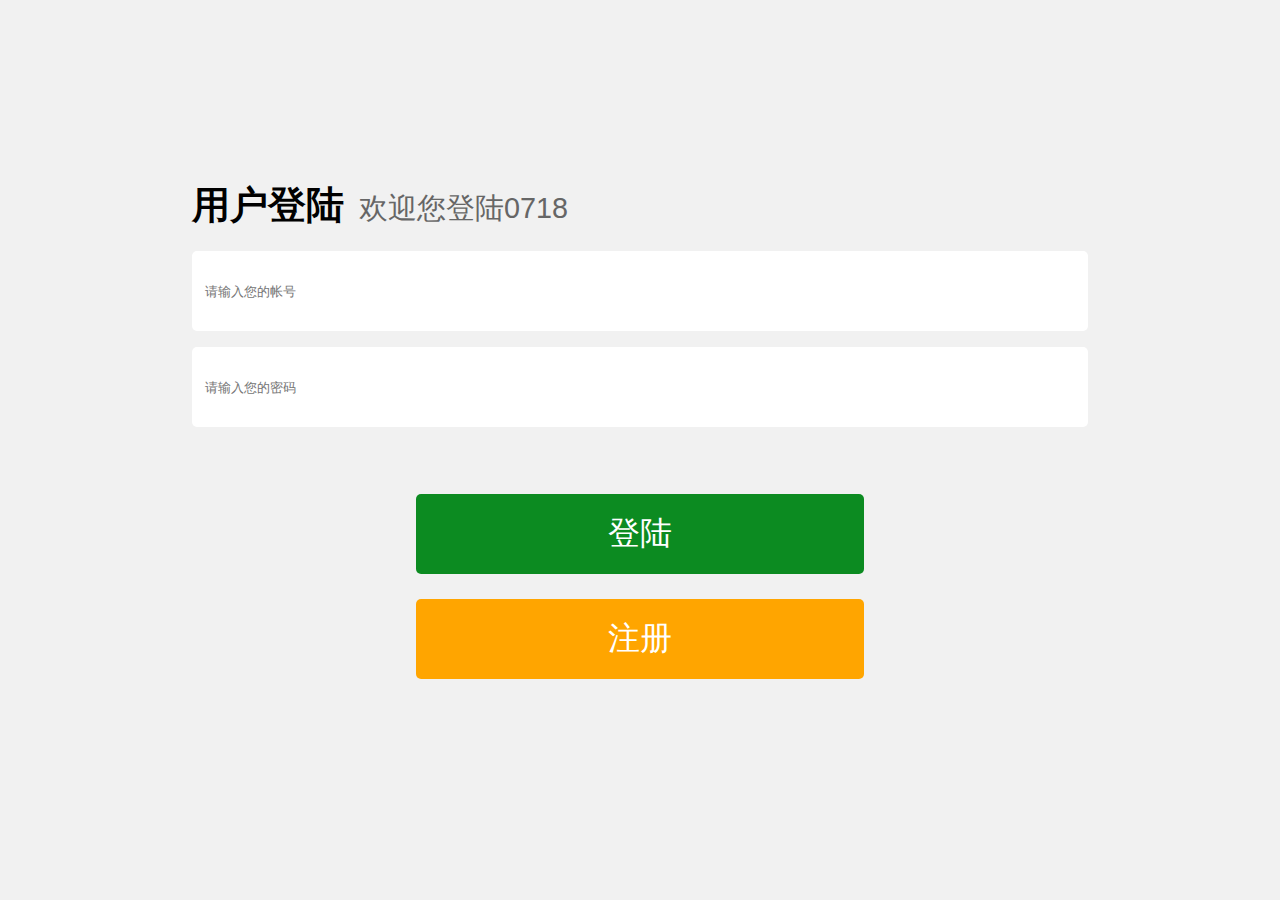
<file: 聊天室制作/admin.html>
<!DOCTYPE html>
<html lang="en">
<head>
    <meta charset="UTF-8">
    <meta name="viewport" content="width=device-width, initial-scale=1.0">
    <meta http-equiv="X-UA-Compatible" content="ie=edge">

<meta http-equiv="Cache-Control" content="no-cache, no-store, must-revalidate" />
<meta http-equiv="Pragma" content="no-cache" />
<meta http-equiv="Expires" content="0" />

    <title>0718创建聊天室</title>
    <script src="scripts/rem.js"></script>
    <link rel="stylesheet" href="style/iconfont.css">
    <link rel="stylesheet" href="style/style.css">
    <script src="http://ajax.aspnetcdn.com/ajax/jQuery/jquery-1.12.4.min.js"></script>
     <style>
          
          #chatAdd{
              width:70%;
              margin:10vh auto;
              padding:10px;
          }
          #chatAdd ul{
              display: flex;
              flex-flow: column;

          }
          #chatAdd ul li{
              display: flex;
              flex-flow: column;
          }

          #chatAdd ul li label{
               margin:.5rem 0;
           }
           #chatAdd ul li input,
           #chatAdd ul li textarea{
               border-radius: .15625rem;
               border:none;
               height:1.5625rem;
               padding:.3125rem;
               outline: none;
           }

            #chatAdd ul li textarea{
                height:5.125rem;

            }
            #chatAdd ul li #info{
                color:red;
                text-align: center;
                font-size:.75rem;
                margin-top: .46875rem;
            }
            #chatAdd ul li #info_1{
                color:red;
                text-align: center;
                font-size:.75rem;
                margin-top: .46875rem;
            }
             #chatAdd ul li button{
                 border-radius: .3125rem;
                 height:2.1875rem;
                 margin-top:1rem;
                 padding:.3125rem 0;
                 border:none;
                 outline: none;
                 color:#fff;
                 background: #0c8b21;
             }
     </style>
</head>
<body>
    <header></header>
    <div id="chatAdd">
         <div id="form">
            <ul>
                <li>
                    <label for="">聊天室名称</label>
                    <input type="text" id="title" placeholder="请输入聊天室名称">
                </li>
                <li>
                    <label for="">聊天室介绍</label>
                    <textarea id="body" placeholder="请输入聊天室介绍" ></textarea>
                </li>
                <li>
                   <span id="info"></span>
                   <a href="index.html#app.html" id="info_1" style="display: none">返回聊天室</a>  
                </li>
                <li>
                    <button type="button" id="send">创建聊天室</button>
                </li>
            </ul>
         </div>
    </div>
    <footer></footer>
    <script src="scripts/chat.js"></script>
    <script>
        if(getCookie('username')){
            if(getCookie('userlevel')>0){
                alert('您不是管理员！不能发布聊天室');
                history.go(-1);
            }
        }else{
            alert('您的登陆信息失效,请重新登陆');
            location.href="login.html";
        }
        $("link").each(function(index,element){
            var href=$(element).attr('href');
            $(element).attr('href',href+"?random="+Math.random());
        });
        // $('header').html(header)
        // $('footer').html(footer)
        let send = $('#send');
        let info = $('#info');
        send.on('click',chatAdd)
        function chatAdd(){
            
            let title = $('#title');
            let body = $('#body'); 

            if(title.val().length>10 ||　title.val().length<3){
                info.html(title.placeholder);
            }else{
                info.html("");
            }
            
            if(body.val().length>100 ||body.val().length<10){
                info.html(body.placeholder);
            }else{
                info.html("");
            }
        
            let formData = "send="+send.html()+"&title="+title.val()+"&body="+body.val();
            let url = http+'api/chatAddSave.php?'+formData;
            $.get(url,function(data){
              var json = $.parseJSON(data);
              console.log(json)
              info.html(json.message);
                    if (json.message == "聊天室创建成功") {
                      $("#info_1").css({display:"block"})
                    }
                })
        }
    </script>
</body>
</html>
</file>
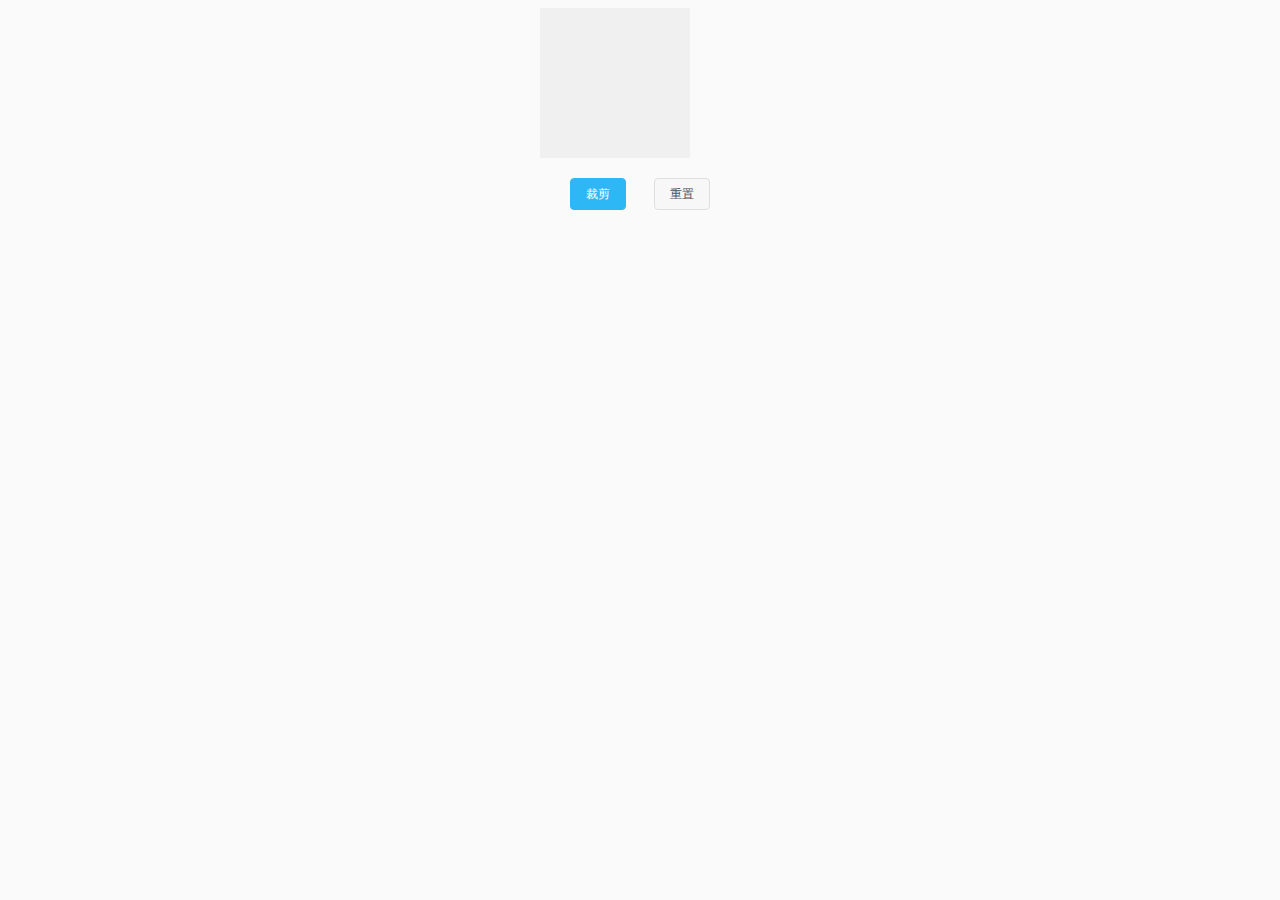
<file: 聊天室制作/avatar.html>
<!DOCTYPE html>
<html>
<head>
  <meta charset="utf-8">
  <meta name="viewport" content="width=device-width, user-scalable=no, initial-scale=1, maximum-scale=1">
  <title>mavatar.js</title>
  <script src="scripts/mavatar.js"></script>
  <script src="http://ajax.aspnetcdn.com/ajax/jQuery/jquery-1.12.4.min.js"></script>
  <style>
    .button {
      outline: 0;
      display: inline-block;
      margin-bottom: 0;
      font-weight: 400;
      text-align: center;
      vertical-align: middle;
      -ms-touch-action: manipulation;
      touch-action: manipulation;
      cursor: pointer;
      background-image: none;
      border: 1px solid transparent;
      white-space: nowrap;
      line-height: 1.5;
      -webkit-user-select: none;
      -moz-user-select: none;
      -ms-user-select: none;
      user-select: none;
      padding: 6px 15px;
      font-size: 12px;
      border-radius: 4px;
      transition: color .2s linear,background-color .2s linear,border .2s linear,box-shadow .2s linear;
      color: #495060;
      background-color: #f7f7f7;
      border-color: #dddee1;
    }
    .button-info {
      color: #fff;
      background-color: #2db7f5;
      border-color: #2db7f5;
    }
    .avatarbox {width: 200px; margin: 0 auto}
    #avatar{width: 200px;}
    .botton-box{width: 140px; margin: 0 auto; margin-top: 20px}
  </style>
</head>

<body style="background-color: #fafafa">

  
<div class="avatarbox" >
  <div id="avatar"></div>
  <div class="botton-box">
    <button onclick="clip()" class="button button-info" style="float: left">裁剪</button>
    <button onclick="reset()" class="button" style="float: right">重置</button>
  </div>
</div>

<script type="text/javascript" src="scripts/chat.js"></script>

<script>
  var avatar = new Mavatar({el: '#avatar',width:"150px",height:"150px",fileOnchange: function (e) {
      console.log(e)
    }});
  function clip() {
    avatar.imageClipper(function (data) {
      // alert('裁剪成功，生成的图片已覆盖在上传框内');
      console.log(data);
      //  将图片上传至后台
      avatar.upload({
        url: http+'api/avatarSave.php',
        name: 'avatar',
        data: {send:1, userAvatar: data},
        success: function (data) {
             alert("修改头像成功")
             location.href="index.html"
        },
        error: function (error) {
          console.log(error)
        },
      });
    })
  }
  function reset() {
    avatar.resetImage();
  }
  //获取上传前信息
  function getInfo() {
    var fileInfo = avatar.getfileInfo();
    console.log(fileInfo);
  }
  //获取base64
  function getdata() {
    var urldata = avatar.getDataUrl();
    console.log(urldata);
  }
</script>
</body>
</html>
</file>
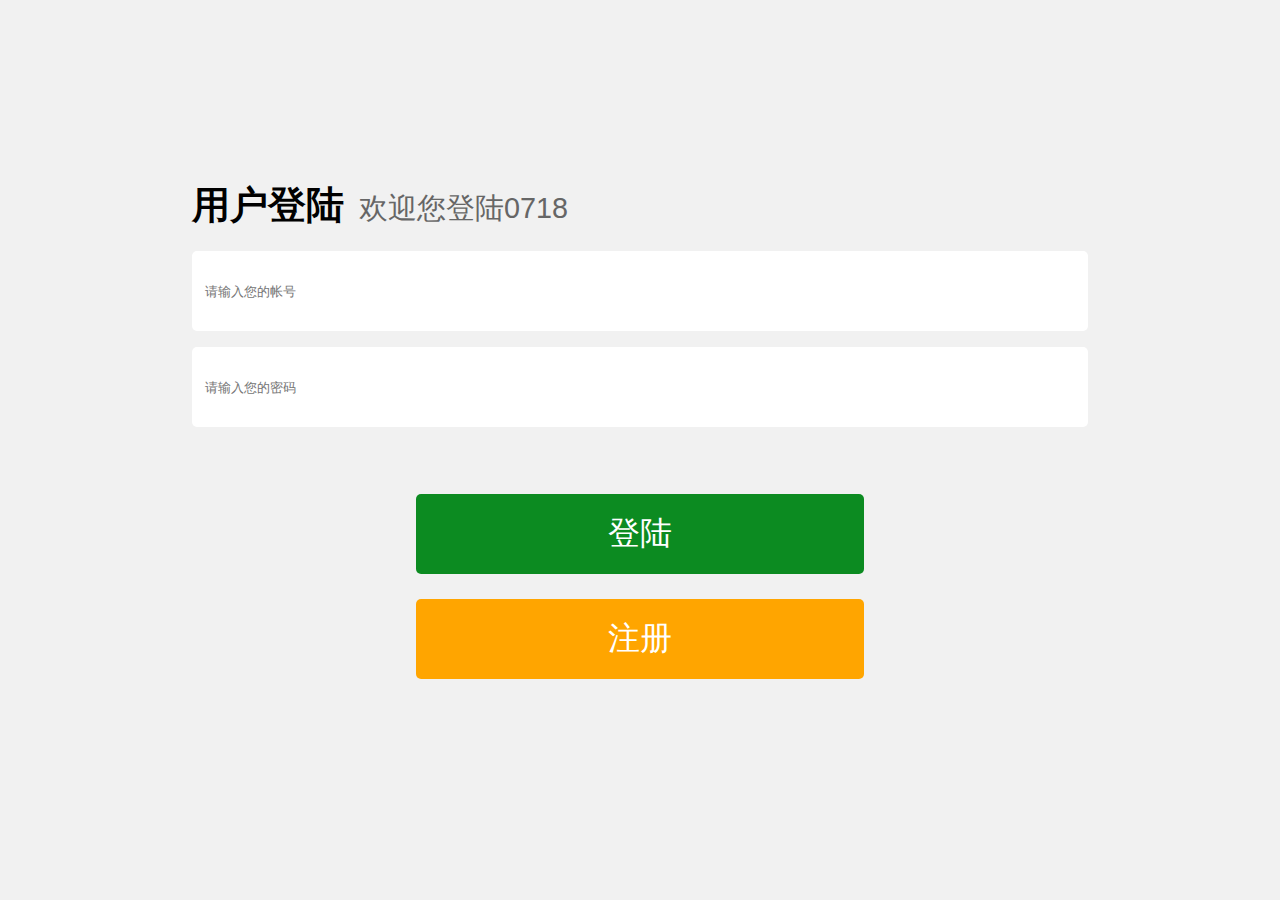
<file: 聊天室制作/chat.html>
<!DOCTYPE html>
<html lang="en">

<head>
    <meta charset="UTF-8">
    <meta name="viewport" content="width=device-width, initial-scale=1.0">
    <meta http-equiv="X-UA-Compatible" content="ie=edge">
<meta http-equiv="Cache-Control" content="no-cache, no-store, must-revalidate" />
<meta http-equiv="Pragma" content="no-cache" />
<meta http-equiv="Expires" content="0" />
    <title>0718</title>
    <script src="scripts/rem.js"></script>
    <link rel="stylesheet" href="style/iconfont.css">
    <link rel="stylesheet" href="style/style.css">
    <script src="http://ajax.aspnetcdn.com/ajax/jQuery/jquery-1.12.4.min.js"></script>
    <style>
    ol{
        background: none
    }
    section {
        position: relative;
        z-index: 1;
        min-height: 40vh;
        height: auto;
        overflow: hidden;
        padding: 3rem 0 3rem 0;
        /*background:url(images/1.jpg) no-repeat;
        background-size: 100vw,100vh;*/
    }
    #img{
        position: fixed;
        z-index: -1;
        width: 100vw;
        height:100vh;
    }
    section ol {
        width: 100%;
        margin: 1.5625rem/* 50px */
        margin-right:1.5625rem/* 50px */;
    }

    section ol li {
        width: 96%;
        margin: 0 auto;
        border-radius: .3125rem;
        display: flex;
        flex-flow: row;
    }

    section ol li .avatar {
        display: flex;
        flex-flow: column;
    }

    section ol li .avatar img {
        width: 2rem;
        height: 2rem;
        border-radius: .3125rem/* 10px */
        ;
        box-shadow: 1px 1px 3px #888;
    }

    section ol li .avatar .username {
        font-size: 0.65rem;
        text-align: center;
        margin-top: .3125rem;
    }

    section ol li .content {
        max-width: 80vw;
        line-height: 1.3rem;
        word-break: break-all;
        letter-spacing: 1px;
        margin-left: .625rem;
        margin-right: .625rem;
        font-size: 0.75rem;
        display: flex;
        justify-content: flex-start;
    }

    section ol li .content p {
        align-self: flex-start;
        /*清理多余空间*/
        padding: .15625rem/* 5px */
        .46875rem/* 15px */
        ;
        box-shadow: 1px 1px 3px #888;
        background: #f1f1f1;
        font-size: 0.55rem;
        text-align: justify;

        border-radius: .09375rem/* 3px */
        ;
    }

    section ol li span {
        font-size: 0.45rem;
        margin-bottom: .15625rem/* 5px */
        ;
    }

    footer {
        display: flex;
        justify-content: space-between
    }

    footer input,
    footer button {
        border: none;
        outline: none;
    }

    footer input {
        width: 85%;
        font-size: 1rem;
        text-indent: 1em;
    }

    footer button {
        width: 15%;
        background: #0c8b21;
        color: #fff;
    }


    section ol li.me {
        display: flex;
        flex-flow: row-reverse;
    }

    section ol li.me .content {
        margin-right: .625rem;
        color: #000;
        display: flex;
        justify-content: flex-end;
    }

    section ol li.me .content p {
        background: #F3A304;
        color: #fff;
    }
    .time{
        font-size: 0.55rem;
        background: #888;
        align-self: flex-start;
    }

    section ol li.me .content span {
        text-align: right;
    }

    .icon-back {
        font-size: 2rem;
        color: #fff;
    }

    #chatTitle {
        color: #fff;
        font-size: 0.75rem;
    }
    #chat{
        position: relative;
    }
    </style>
</head>

<body>
    <div>
    <img id="img" src="images/1.jpg"></div>
    <div id="chat">
        <!-- <img src="http://t-1.tuzhan.com/7e4668977294/c-2/l/2013/04/26/16/16bb2b0e6e934069a17b9b2ba92cf7e4.jpg"> -->
        <header class="jumbotron text-center">
            <ul>
                <li>
                    <a href="index.html#app.html" class="icon iconfont icon-back"></a>
                </li>
                <li id="chatTitle">
                </li>
            </ul>
        </header>

        <section></section>
        <footer>
            <input type="text" id="content" name="content" placeholder="" maxlength="140">
            <button id="btn">发送</button>
        </footer>
    </div>
    <script src="scripts/chat.js"></script>
    <script>
    if (!getCookie('username')) {
        location.href = "login.html"
    }
    $("link").each(function(index,element){
            var href=$(element).attr('href');
            $(element).attr('href',href+"?random="+Math.random());
            // alert($(element).attr('href'));
        });
    let section = $('section');
    let btn = $('#btn');
    let content = $('#content');
    let chatId = getQs('chatid');
    let userId = getCookie('userId')
    console.log(chatId, getCookie('userId'))
    btn.on('click',chatAddContent)
    function chatAddContent() {
        let url = http + "api/messageAdd.php";
        let formData = "chatId=" + chatId + "&userId=" + userId + "&content=" + content.val().strHTML();
        console.log(formData)
        $.post(url,formData,function(date,status){
                let json = $.parseJSON(date);
                if (json.valid) {
                    console.log(json.message);
                    content.attr('placeholder', json.message);
                    section.html('');
                    content.val('');
                    let closeTimer;
                    clearTimeout(closeTimer);
                    closeTimer = setTimeout(() => {
                        getchatAll(chatId)
                    }, 300)
                }else{
                     content.attr('placeholder', json.message);
                }
        })
    }
    function getchatAll(chatId) {
        let chatTitle = $('#chatTitle');
        let url = http + 'api/getchatAll.php?chatId=' + chatId;
        $.get(url,function(data){
                let json = $.parseJSON(data);
                console.log(json)
                if (json.valid) {
                    chatTitle.html(json.message[0].title + " - " + getCookie('username'));
                    $.each(json.message,function(i) {
                        const el = json.message[i];
                        console.log(el);
                        let userAvatar;
                        if (el.userAvatar == null || el.userAvatar == '') {
                            userAvatar = 'images/xiaoxin.jpg';
                        } else {
                            userAvatar = el.userAvatar.substring(3);
                        }
                        let createTime = el.createTime
                        let username = el.userName;
                        let style;

                        if (userId === el.userId) {
                            style = 'class="me"'
                        } else {
                            style = "";
                        }
                        let output = `
             <ol>

               <li ${style}>
                     <div class="avatar">
                        <img src="${userAvatar}" >
                        <span class="username">${username}</span>
                    </div>
                     <div class="content">
                        <p>${el.chatBody}</p>
                     </div>
                     <p class="time">${el.createTime}</p>
                 </li>
             </ol>
                          `
                        section.append(output);
                    })
                } else {
                    chatTitle.html('什么信息都没有 - ' + getCookie('username'));
                }
            })
    }
    getchatAll(chatId)
    </script>
</body>

</html>
</file>
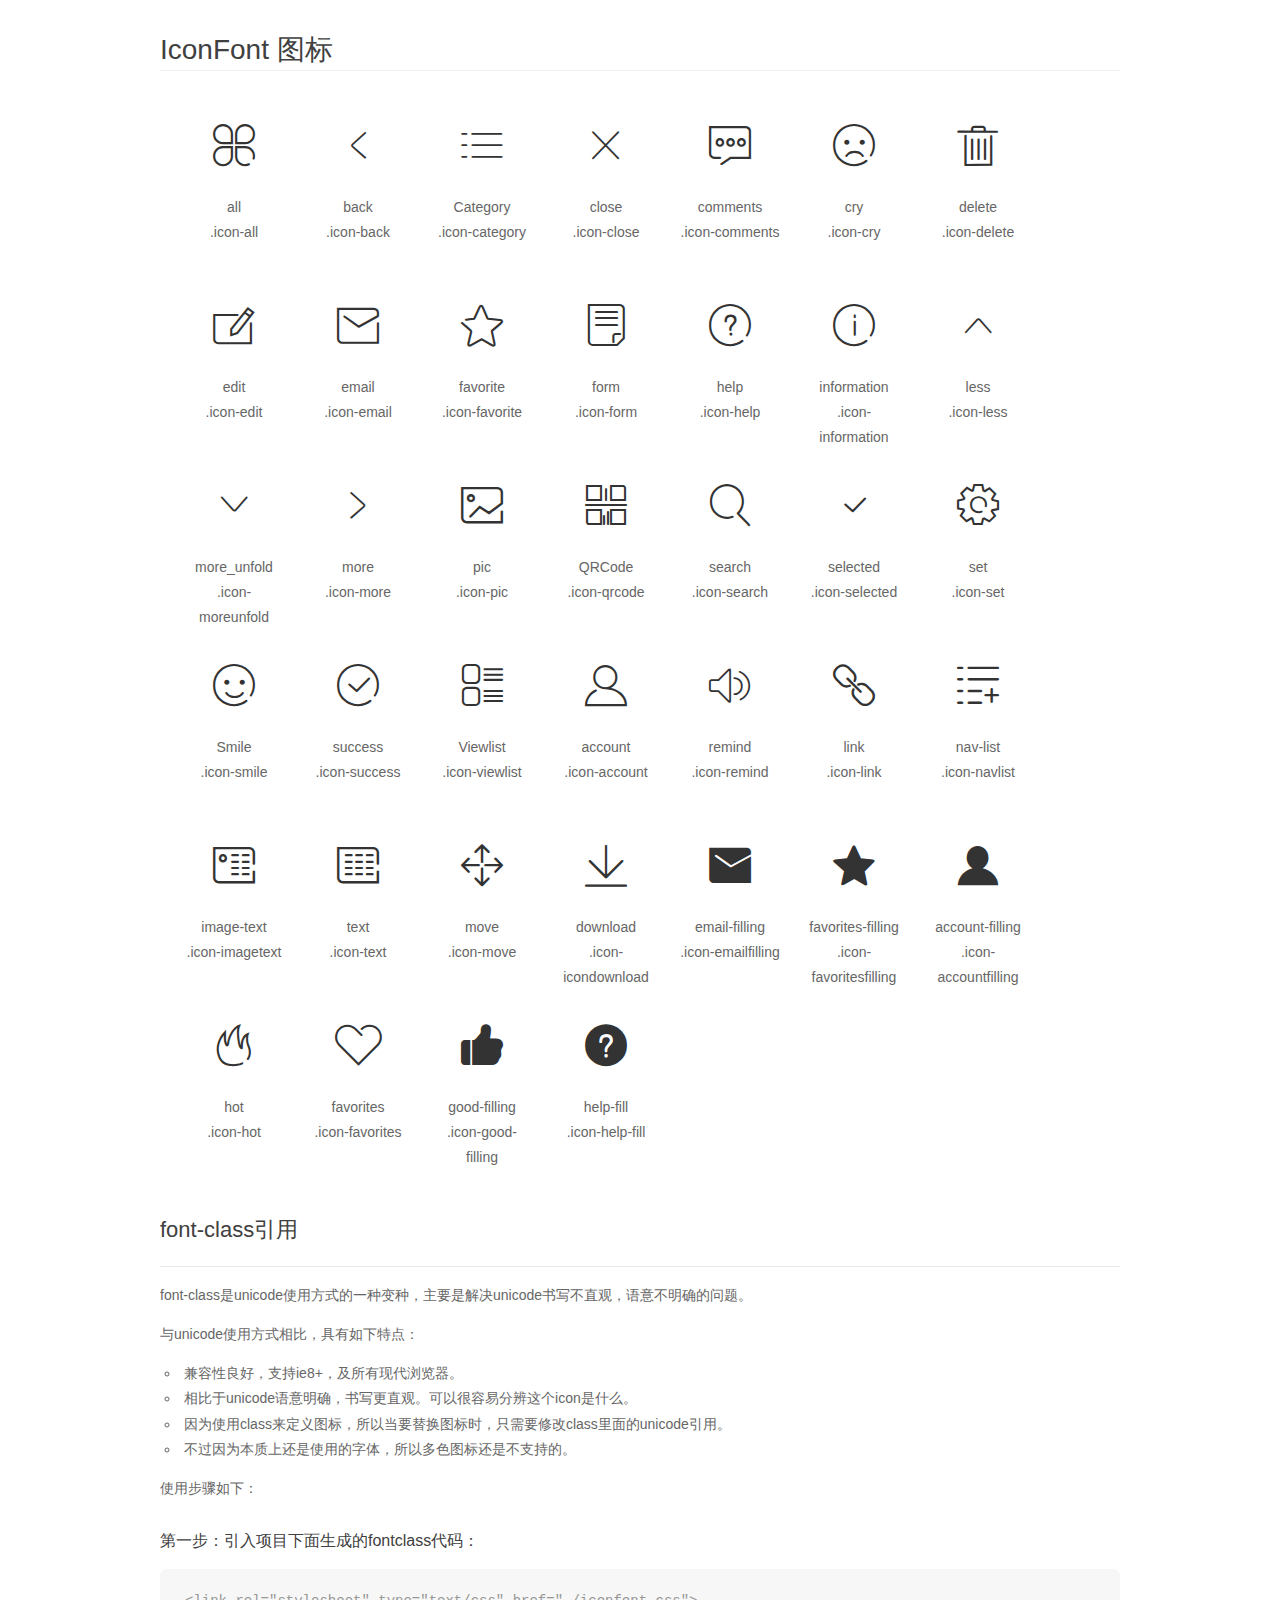
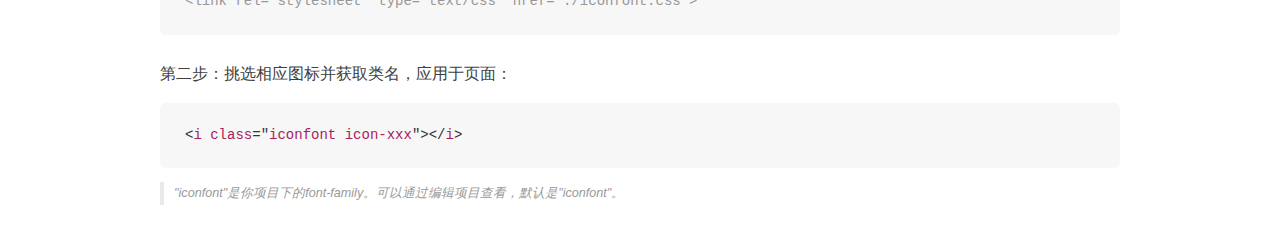
<file: 聊天室制作/demo_fontclass.html>
<!DOCTYPE html>
<html>
<head>
    <meta charset="utf-8"/>
    <title>IconFont</title>
    <link rel="stylesheet" href="style/demo.css">
    <link rel="stylesheet" href="style/iconfont.css">
    <script src="http://ajax.aspnetcdn.com/ajax/jQuery/jquery-1.12.4.min.js"></script>
</head>
<body>
    <div class="main markdown">
        <h1>IconFont 图标</h1>
        <ul class="icon_lists clear">
            
                <li>
                <i class="icon iconfont icon-all"></i>
                    <div class="name">all</div>
                    <div class="fontclass">.icon-all</div>
                </li>
            
                <li>
                <i class="icon iconfont icon-back"></i>
                    <div class="name">back</div>
                    <div class="fontclass">.icon-back</div>
                </li>
            
                <li>
                <i class="icon iconfont icon-category"></i>
                    <div class="name">Category</div>
                    <div class="fontclass">.icon-category</div>
                </li>
            
                <li>
                <i class="icon iconfont icon-close"></i>
                    <div class="name">close</div>
                    <div class="fontclass">.icon-close</div>
                </li>
            
                <li>
                <i class="icon iconfont icon-comments"></i>
                    <div class="name">comments</div>
                    <div class="fontclass">.icon-comments</div>
                </li>
            
                <li>
                <i class="icon iconfont icon-cry"></i>
                    <div class="name">cry</div>
                    <div class="fontclass">.icon-cry</div>
                </li>
            
                <li>
                <i class="icon iconfont icon-delete"></i>
                    <div class="name">delete</div>
                    <div class="fontclass">.icon-delete</div>
                </li>
            
                <li>
                <i class="icon iconfont icon-edit"></i>
                    <div class="name">edit</div>
                    <div class="fontclass">.icon-edit</div>
                </li>
            
                <li>
                <i class="icon iconfont icon-email"></i>
                    <div class="name">email</div>
                    <div class="fontclass">.icon-email</div>
                </li>
            
                <li>
                <i class="icon iconfont icon-favorite"></i>
                    <div class="name">favorite</div>
                    <div class="fontclass">.icon-favorite</div>
                </li>
            
                <li>
                <i class="icon iconfont icon-form"></i>
                    <div class="name">form</div>
                    <div class="fontclass">.icon-form</div>
                </li>
            
                <li>
                <i class="icon iconfont icon-help"></i>
                    <div class="name">help</div>
                    <div class="fontclass">.icon-help</div>
                </li>
            
                <li>
                <i class="icon iconfont icon-information"></i>
                    <div class="name">information</div>
                    <div class="fontclass">.icon-information</div>
                </li>
            
                <li>
                <i class="icon iconfont icon-less"></i>
                    <div class="name">less</div>
                    <div class="fontclass">.icon-less</div>
                </li>
            
                <li>
                <i class="icon iconfont icon-moreunfold"></i>
                    <div class="name">more_unfold</div>
                    <div class="fontclass">.icon-moreunfold</div>
                </li>
            
                <li>
                <i class="icon iconfont icon-more"></i>
                    <div class="name">more</div>
                    <div class="fontclass">.icon-more</div>
                </li>
            
                <li>
                <i class="icon iconfont icon-pic"></i>
                    <div class="name">pic</div>
                    <div class="fontclass">.icon-pic</div>
                </li>
            
                <li>
                <i class="icon iconfont icon-qrcode"></i>
                    <div class="name">QRCode</div>
                    <div class="fontclass">.icon-qrcode</div>
                </li>
            
                <li>
                <i class="icon iconfont icon-search"></i>
                    <div class="name">search</div>
                    <div class="fontclass">.icon-search</div>
                </li>
            
                <li>
                <i class="icon iconfont icon-selected"></i>
                    <div class="name">selected</div>
                    <div class="fontclass">.icon-selected</div>
                </li>
            
                <li>
                <i class="icon iconfont icon-set"></i>
                    <div class="name">set</div>
                    <div class="fontclass">.icon-set</div>
                </li>
            
                <li>
                <i class="icon iconfont icon-smile"></i>
                    <div class="name">Smile</div>
                    <div class="fontclass">.icon-smile</div>
                </li>
            
                <li>
                <i class="icon iconfont icon-success"></i>
                    <div class="name">success</div>
                    <div class="fontclass">.icon-success</div>
                </li>
            
                <li>
                <i class="icon iconfont icon-viewlist"></i>
                    <div class="name">Viewlist</div>
                    <div class="fontclass">.icon-viewlist</div>
                </li>
            
                <li>
                <i class="icon iconfont icon-account"></i>
                    <div class="name">account</div>
                    <div class="fontclass">.icon-account</div>
                </li>
            
                <li>
                <i class="icon iconfont icon-remind"></i>
                    <div class="name">remind</div>
                    <div class="fontclass">.icon-remind</div>
                </li>
            
                <li>
                <i class="icon iconfont icon-link"></i>
                    <div class="name">link</div>
                    <div class="fontclass">.icon-link</div>
                </li>
            
                <li>
                <i class="icon iconfont icon-navlist"></i>
                    <div class="name">nav-list</div>
                    <div class="fontclass">.icon-navlist</div>
                </li>
            
                <li>
                <i class="icon iconfont icon-imagetext"></i>
                    <div class="name">image-text</div>
                    <div class="fontclass">.icon-imagetext</div>
                </li>
            
                <li>
                <i class="icon iconfont icon-text"></i>
                    <div class="name">text</div>
                    <div class="fontclass">.icon-text</div>
                </li>
            
                <li>
                <i class="icon iconfont icon-move"></i>
                    <div class="name">move</div>
                    <div class="fontclass">.icon-move</div>
                </li>
            
                <li>
                <i class="icon iconfont icon-icondownload"></i>
                    <div class="name">download</div>
                    <div class="fontclass">.icon-icondownload</div>
                </li>
            
                <li>
                <i class="icon iconfont icon-emailfilling"></i>
                    <div class="name">email-filling</div>
                    <div class="fontclass">.icon-emailfilling</div>
                </li>
            
                <li>
                <i class="icon iconfont icon-favoritesfilling"></i>
                    <div class="name">favorites-filling</div>
                    <div class="fontclass">.icon-favoritesfilling</div>
                </li>
            
                <li>
                <i class="icon iconfont icon-accountfilling"></i>
                    <div class="name">account-filling</div>
                    <div class="fontclass">.icon-accountfilling</div>
                </li>
            
                <li>
                <i class="icon iconfont icon-hot"></i>
                    <div class="name">hot</div>
                    <div class="fontclass">.icon-hot</div>
                </li>
            
                <li>
                <i class="icon iconfont icon-favorites"></i>
                    <div class="name">favorites</div>
                    <div class="fontclass">.icon-favorites</div>
                </li>
            
                <li>
                <i class="icon iconfont icon-good-filling"></i>
                    <div class="name">good-filling</div>
                    <div class="fontclass">.icon-good-filling</div>
                </li>
            
                <li>
                <i class="icon iconfont icon-help-fill"></i>
                    <div class="name">help-fill</div>
                    <div class="fontclass">.icon-help-fill</div>
                </li>
            
        </ul>

        <h2 id="font-class-">font-class引用</h2>
        <hr>

        <p>font-class是unicode使用方式的一种变种，主要是解决unicode书写不直观，语意不明确的问题。</p>
        <p>与unicode使用方式相比，具有如下特点：</p>
        <ul>
        <li>兼容性良好，支持ie8+，及所有现代浏览器。</li>
        <li>相比于unicode语意明确，书写更直观。可以很容易分辨这个icon是什么。</li>
        <li>因为使用class来定义图标，所以当要替换图标时，只需要修改class里面的unicode引用。</li>
        <li>不过因为本质上还是使用的字体，所以多色图标还是不支持的。</li>
        </ul>
        <p>使用步骤如下：</p>
        <h3 id="-fontclass-">第一步：引入项目下面生成的fontclass代码：</h3>


        <pre><code class="lang-js hljs javascript"><span class="hljs-comment">&lt;link rel="stylesheet" type="text/css" href="./iconfont.css"&gt;</span></code></pre>
        <h3 id="-">第二步：挑选相应图标并获取类名，应用于页面：</h3>
        <pre><code class="lang-css hljs">&lt;<span class="hljs-selector-tag">i</span> <span class="hljs-selector-tag">class</span>="<span class="hljs-selector-tag">iconfont</span> <span class="hljs-selector-tag">icon-xxx</span>"&gt;&lt;/<span class="hljs-selector-tag">i</span>&gt;</code></pre>
        <blockquote>
        <p>"iconfont"是你项目下的font-family。可以通过编辑项目查看，默认是"iconfont"。</p>
        </blockquote>
    </div>
</body>
</html>
</file>
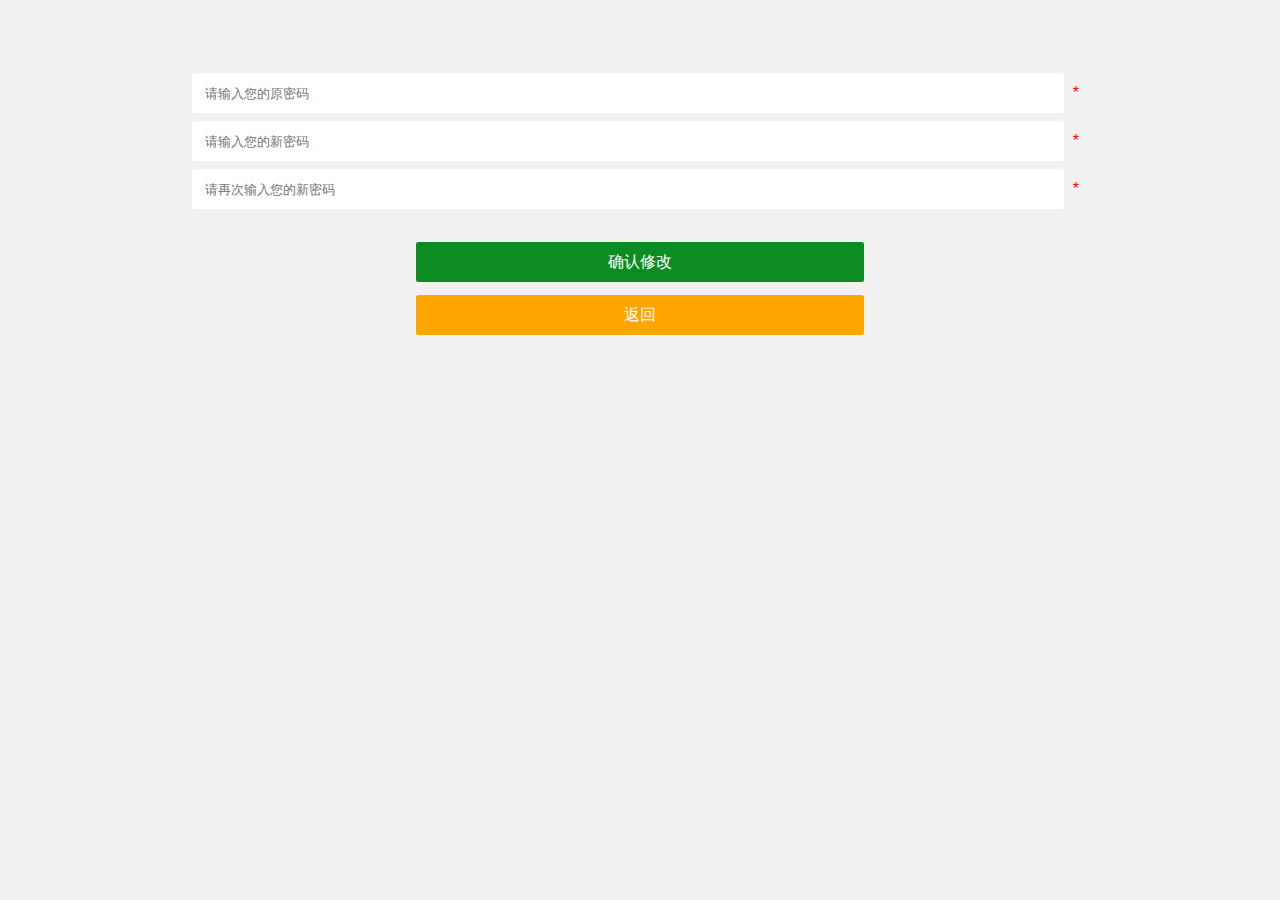
<file: 聊天室制作/editUser.html>
<!DOCTYPE html>
<html lang="en">
<head>
	<meta charset="UTF-8">
    <meta name="viewport" content="width=device-width, initial-scale=1.0">
    <meta http-equiv="X-UA-Compatible" content="ie=edge">
<meta http-equiv="Cache-Control" content="no-cache, no-store, must-revalidate" />
<meta http-equiv="Pragma" content="no-cache" />
<meta http-equiv="Expires" content="0" />
<link rel="stylesheet" href="style/iconfont.css">
<link rel="stylesheet" href="style/style.css">
    <script src="http://ajax.aspnetcdn.com/ajax/jQuery/jquery-1.12.4.min.js"></script>
    <script src="scripts/chat.js" id="chatjs"></script>
	<title>修改密码</title>
	<style type="text/css">
	h1{
		overflow: hidden;
		white-space: nowrap;
		text-overflow: ellipsis;
	}
		.u{
      display:flex;
      justify-content: space-around;
     }
     .u button{
       width:20%;
     }
     .u button:nth-child(2){
        background: orange
      }
      .img{
      	width: 6.25rem/* 200px */;
      	position: relative;
      	left: 35vw;
		 
      }
      .on_off{
      	width: 1.5625rem/* 50px */;
      	position: relative;
      	color: red;
      	text-align: center;
      	line-height: 2.5rem;
      }
      #success{
        color: red
      }
      .container{
        margin-top: 5vh;
      }
	</style>
</head>
<body>
	<div id="login">
        <div class="container">
        	<div><img class="img"></div>
            <form>
                  <h1></h1>
                  <label for="" style="display:flex">
                      <input type="password" name="oldPassword" placeholder="请输入您的原密码"><span class="on_off">*</span>
                  </label>
                  <label for="" style="display:flex">
                      <input type="password" name="newPassword" placeholder="请输入您的新密码"><span class="on_off">*</span>
                  </label>
                  <label for="" style="display:flex">
                      <input type="password" name="checkPassword" placeholder="请再次输入您的新密码"><span class="on_off">*</span>
                  </label>
                   <label for="" id="success"></label>
                  <label for="" class="u">
                      <button>确认修改</button>
                      <button>返回</button>
                  </label>
                 
            </form>
        </div>
    </div>
    <script type="text/javascript">
    	$.each($("input"),function(index){
    		
    		console.log(index)
    		$(this).val("");
    	})
    	$.each($("span"),function(index){
			console.log(index)
    		$(this).click(function(){
    			if ($(this).html() == "*") {
    			$(this).html("!");
    			$("input").eq(index).attr('type','text');
    		}else{
    			$(this).html("*");
    			$("input").eq(index).attr('type','password');
    		}
    			
    		})    		
    	})
    	function user() {
        // let section = $('section');
        var url = http + "api/getUser.php?userid=" + getCookie('userId');
        $.get(url,function(data){
                let json = $.parseJSON(data);
                console.log(json)
                let userAvatar
                let userName
                if (json[0].userAvatar) {
                    userAvatar = json[0].userAvatar.substring(3);
                } else {
                    userAvatar = 'images/xiaoxin.jpg'
                }
                $(".img").eq(0).attr('src',userAvatar);
                if (json[0].userName) {
                    userName = json[0].userName;
                } else {
                    userName = '404'
                }
                // alert(userAvatar)
                // alert(userName)
                $("h1").eq(0).html(userName + "用户" + "<small>请您修改密码</small>")
            })
        }
        user()
    	$button = $("button").eq(1);
    	// console.log($button)
    	$button.on("click",function(){
    		window.location.href='http://hr1256337851.gz01.bdysite.com/8/index.html';
    		return false;
    	})
    	$("button").eq(0).on("click",function(ev){
      ev.preventDefault();
      var url = http+"api/password.php";
      var formData="send=1&oldPassword="+$("input").eq(0).val()+"&newPassword="+$("input").eq(1).val()+"&checkPassword="+$("input").eq(2).val();
      // alert(formData);
      $.post(url,formData,function(date,status){
      	$message = $.parseJSON(date).message;
        $("#success").html($message);
        if ($message=='请输入正确的原密码!点击*查看密码') {
        	$("input").eq(0).css("color","red");
        	$("input").eq(1).css("color","#333");
        	$("input").eq(2).css("color","#333");
        }else if ($message=='修改密码和确认修改密码不符合!点击*查看密码') {
        	$("input").eq(0).css("color","#333");
        	$("input").eq(1).css("color","red");
        	$("input").eq(2).css("color","red");
        }else if ($message=='用户密码修改成功!即将返回登录界面') {
          alert($message)
          window.location.href='login.html';
          return false;
        }
      })    
    });
    </script>
</body>
</html>
</file>
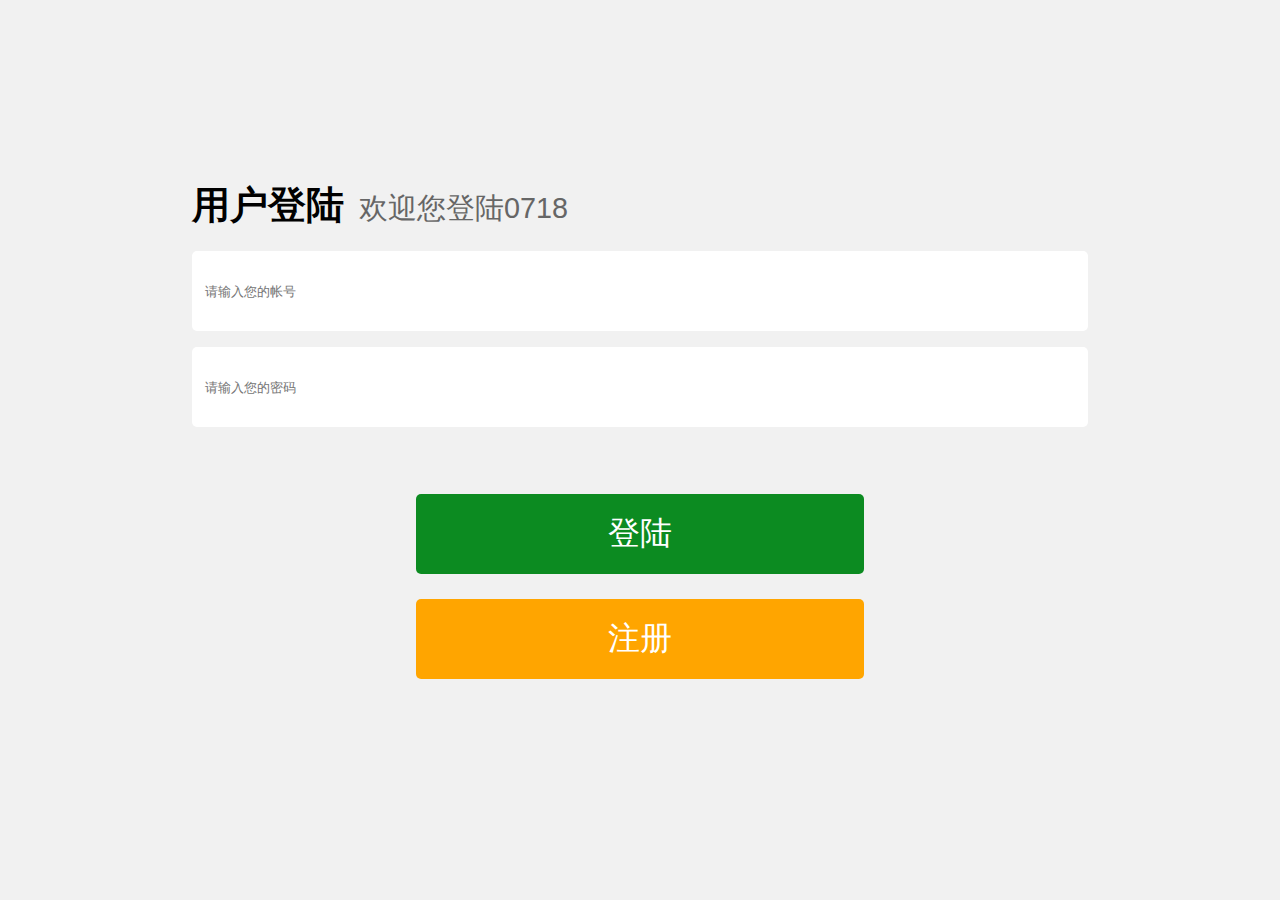
<file: 聊天室制作/login.html>
<!DOCTYPE html>
<html lang="en">
<head>
    <meta charset="UTF-8">
    <meta name="viewport" content="width=device-width, initial-scale=1.0">
    <meta http-equiv="X-UA-Compatible" content="ie=edge">
<meta http-equiv="Cache-Control" content="no-cache, no-store, must-revalidate" />
<meta http-equiv="Pragma" content="no-cache" />
<meta http-equiv="Expires" content="0" />
    
    <title>0718聊天室登陆</title>
    <script src="scripts/rem.js"></script>
    <link rel="stylesheet" href="style/iconfont.css">
    <link rel="stylesheet" href="style/style.css">
    <script src="http://ajax.aspnetcdn.com/ajax/jQuery/jquery-1.12.4.min.js"></script>
    <style type="text/css">
     .u{
      display:flex;
      justify-content: space-around;
     }
     .u button{
       width:20%;
     }
     .u button:nth-child(2){
        background: orange
      }
    </style>
</head>
<body>
    <div id="login">
        <div class="container">
            <form>
                  <h1>用户登陆<small>欢迎您登陆0718</small></h1>
                  <label for="">
                      <input type="text" name="username" placeholder="请输入您的帐号">
                  </label>
                  <label for="">
                      <input type="password" name="password" placeholder="请输入您的密码">
                  </label>
                   <label for="" id="success"></label>
                  <label for="" class="u">
                      <button type="submit">登陆</button>
                      <button type="button" onclick="location.href='register.html'">注册</button>
                  </label>
                 
            </form>
        </div>
    </div>
    <script src="scripts/chat.js"></script>
    <script>
       // jQuery精修版
       //jQuery实现刷新页面
        $("link").each(function(index,element){
            var href=$(element).attr('href');
            $(element).attr('href',href+"?random="+Math.random());
            // alert($(element).attr('href'));
        });
    // $("form").submit(function(ev){
    //   ev.preventDefault();
    //   var url = http+"api/loginSave.php";
    //   var formData="send=1&username="+$("input").eq(0).val()+"&password="+$("input").eq(1).val();
    //   // alert(formData);
    //   $.post(url,formData,function(date,status){
    //     $("#success").html($.parseJSON(date).message)
    //     if ($.parseJSON(date).message=='登陆成功') {
    //       window.location.href='index.html';
    //     }
    //   })    
    // });
function callback(e){
      alert("温馨提示："+e)
      console.log(e=="登陆成功")
      if (e=="登陆成功") {
        location.href="index.html"
      }else{
        $('#success').html(e)
      }
        
      
    }
    $("form").submit(function(ev){
      ev.preventDefault();
      // var formData="send=1&username="+$("input").eq(0).val()+"&password="+$("input").eq(1).val();
      // alert(formData);  
      $.ajax({ 
      url: 'http://hr1256337851.gz01.bdysite.com/7/api/loginSavew.php', 
      type: 'GET', 
      dataType: 'JSONP',             
      jsonpCallback:"callback",
      data:{
        send:1,
        username:$("input").eq(0).val(),
        password:$("input").eq(1).val()
      },
      // jsonpCallback："a",
      // success: function (res) { 
      //   self.data = res.data.slice(0, 3) 
      //   self.opencode = res.data[0].opencode.split(',')
      //   alert(1) 
      // },
      error:function(){
                 alert('fail');
             }
    })  
    });
    </script>
</body>
</html>
</file>
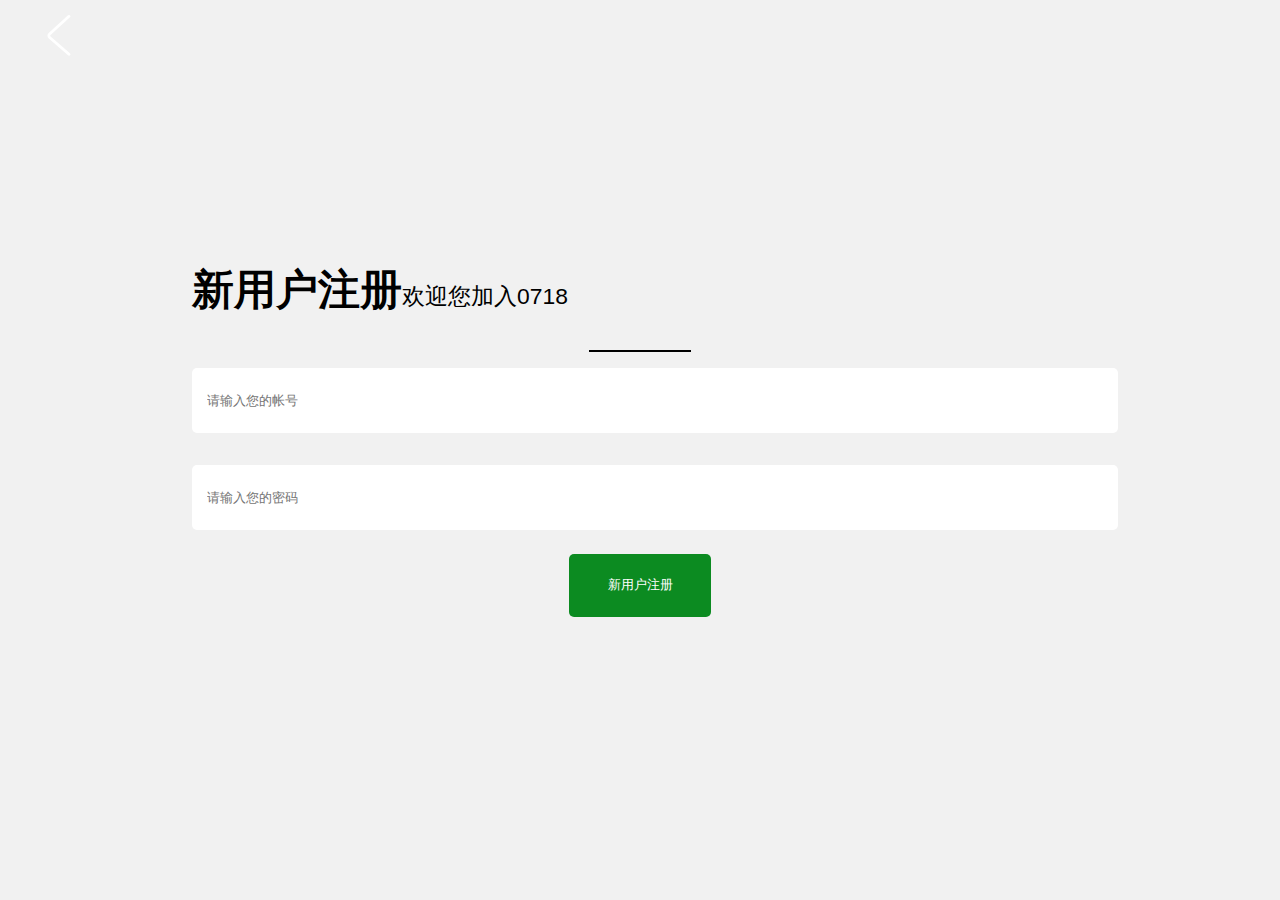
<file: 聊天室制作/register.html>
<!DOCTYPE html>
<html lang="en">
<head>
    <meta charset="UTF-8">
    <meta name="viewport" content="width=device-width, initial-scale=1.0">
    <meta http-equiv="X-UA-Compatible" content="ie=edge">
    <meta http-equiv="Cache-Control" content="no-cache, no-store, must-revalidate" />
<meta http-equiv="Pragma" content="no-cache" />
<meta http-equiv="Expires" content="0" />
    <title>0718聊天室注册</title>
    <script src="scripts/mavatar.js"></script>
    <link rel="stylesheet" href="style/iconfont.css">
    <script src="scripts/rem.js"></script>
    <link rel="stylesheet" href="style/style.css">
    <script src="http://ajax.aspnetcdn.com/ajax/jQuery/jquery-1.12.4.min.js"></script>
    <style>
    .avatarbox {width: 100%;  margin: 0 auto;}
    #avatar{width: 100px; border:1px solid #000;margin:0 auto}
             .icon-back{
            font-size: 2rem;
            color:#fff;
         }
    </style>
</head>
<body>
         <header>
             <ul>
                 <li>
                     <a href="login.html" class="icon iconfont icon-back"></a>
                 </li>
             </ul>
         </header>
    <form id="register">
        <h1>新用户注册<small>欢迎您加入0718</small></h1>
        <label class="avatarbox">
           <div id="avatar"></div>
       </label>
        <label for="">
            <input type="text" name="username" maxlength="6" id="username" placeholder="请输入您的帐号">
        </label>
        <label for="">
            <input type="password" name="password" id="password" placeholder="请输入您的密码">
        </label>
        <label for="" class="success"></label>
        <label for="">
            <button type="submit">新用户注册</button>
            <!-- <button onclick="clip()" class="button button-info" >裁剪</button> -->
            <!-- <button onclick="reset()" class="button" >重置头像</button> -->
        </label>
    </form>
    <script src="scripts/chat.js"></script>
    <script>
        $("link").each(function(index,element){
            let href=$(element).attr('href');
            $(element).attr('href',href+"?random="+Math.random());
            // alert($(element).attr('href'));
        });
        $("script").each(function(index,element){
            let src=$(element).attr('src');
            $(element).attr('src',src+"?random="+Math.random());
            // alert($(element).attr('href'));
        });


         let button = $('button');
         // register.addEventListener('submit',clip,false);
         button.on("click",clip);
   var avatar = new Mavatar({el: '#avatar',width:'100px',height:'100px',fileOnchange: function (e) {
      console.log(e)

    }});
  function clip(e) {
    let usernameValue = $("#username").val();
    let passwordValue = $("#password").val();
    let success = $(".success").eq(0);
    // let avatartx = $("#avatar").html()
    // if (avatartx == "") {
    //     alert("请上传您的头像")
    // }else if (usernameValue = "") {
    //   alert("请您输入账号")
    // }else if (passwordValue = "") {
    //   alert("请您输入密码")
    // }
    e.preventDefault();
    avatar.imageClipper(function (data) {

      // alert('裁剪成功，生成的图片已覆盖在上传框内');
      //  将图片上传至后台
      console.log(data)

      let httpurl = http+'api/registerSave.php';
      avatar.upload({
        url: httpurl,
        name: 'avatar',
        data: {send:1,username:usernameValue, password: passwordValue,userAvatar:data},
        success: function (responseText) {

            console.log(responseText)
            let data = $.parseJSON(responseText);
            if(data.valid){
                success.html(data.message + " | <a href='login.html'>登陆</a>")
                // location.href='index.html';
            }else{
                success.html(data.message)
            }


        },
        error: function (error) {
          console.log(error)
        },
      });
    })
  }
  function reset() {
    avatar.resetImage();
  }
  //获取上传前信息
  function getInfo() {
    var fileInfo = avatar.getfileInfo();
    console.log(fileInfo);
  }
  //获取base64
  function getdata() {
    var urldata = avatar.getDataUrl();
    console.log(urldata);
  }
    </script>
</body>
</html>
</file>
<file: 聊天室制作/style/iconfont.css>
@font-face {font-family: "iconfont";
  src: url('font/iconfont.eot?t=1537837879652'); /* IE9*/
  src: url('font/iconfont.eot?t=1537837879652#iefix') format('embedded-opentype'), /* IE6-IE8 */
  url('[data-uri]') format('woff'),
  url('font/iconfont.ttf?t=1537837879652') format('truetype'), /* chrome, firefox, opera, Safari, Android, iOS 4.2+*/
  url('font/iconfont.svg?t=1537837879652#iconfont') format('svg'); /* iOS 4.1- */
}

.iconfont {
  font-family:"iconfont" !important;
  font-size:16px;
  font-style:normal;
  -webkit-font-smoothing: antialiased;
  -moz-osx-font-smoothing: grayscale;
}

.icon-all:before { content: "\e696"; }

.icon-back:before { content: "\e697"; }

.icon-category:before { content: "\e699"; }

.icon-close:before { content: "\e69a"; }

.icon-comments:before { content: "\e69b"; }

.icon-cry:before { content: "\e69c"; }

.icon-delete:before { content: "\e69d"; }

.icon-edit:before { content: "\e69e"; }

.icon-email:before { content: "\e69f"; }

.icon-favorite:before { content: "\e6a0"; }

.icon-form:before { content: "\e6a2"; }

.icon-help:before { content: "\e6a3"; }

.icon-information:before { content: "\e6a4"; }

.icon-less:before { content: "\e6a5"; }

.icon-moreunfold:before { content: "\e6a6"; }

.icon-more:before { content: "\e6a7"; }

.icon-pic:before { content: "\e6a8"; }

.icon-qrcode:before { content: "\e6a9"; }

.icon-search:before { content: "\e6ac"; }

.icon-selected:before { content: "\e6ad"; }

.icon-set:before { content: "\e6ae"; }

.icon-smile:before { content: "\e6af"; }

.icon-success:before { content: "\e6b1"; }

.icon-viewlist:before { content: "\e6b5"; }

.icon-account:before { content: "\e6b8"; }

.icon-remind:before { content: "\e6bc"; }

.icon-link:before { content: "\e6f7"; }

.icon-navlist:before { content: "\e6fa"; }

.icon-imagetext:before { content: "\e6fb"; }

.icon-text:before { content: "\e6fc"; }

.icon-move:before { content: "\e6fd"; }

.icon-icondownload:before { content: "\e714"; }

.icon-emailfilling:before { content: "\e72d"; }

.icon-favoritesfilling:before { content: "\e730"; }

.icon-accountfilling:before { content: "\e732"; }

.icon-hot:before { content: "\e756"; }

.icon-favorites:before { content: "\e7ce"; }

.icon-good-filling:before { content: "\e866"; }

.icon-help-fill:before { content: "\e87a"; }
</file>
<file: 聊天室制作/style/style.css>
*{
    margin:0;
    padding:0;
    /*transition: all 600ms;*/
}
a{
    text-decoration: none;
    color:#333;
}
a:focus,
a:hover{
   color:#0c8b21;
} 

body{
    background: #f1f1f1;
    font-family: "微软雅黑",Arial, Helvetica, sans-serif;
}
ul,ol{
    list-style: none;
}

#app{
    height: 100vh;
    width:100vw;
    font-size:.5625rem;
}

footer{
    position: fixed;
    z-index: 9999;
    left:0;
    right:0;
    width:100vw;
}

/*header{
    top:0;
    background: #0c8b21;
    height:3.125rem;
    line-height: 3.125rem;
}*/

header ul{
    display: flex;
    width:96%;
    margin:0 auto;
    justify-content: space-between;
}
header ul .logo{
  left: .15625rem/* 5px */
}
header ul .logo a{
    width: 3.125rem/* 100px */;
    height: 3.125rem/* 100px */;
    display: block;
    background: #000;
    border-radius: .3125rem/* 10px */
}
header ul .logo a img{
  width: 100%;
    height: 100%;
    margin-right: .46875rem/* 15px */;
    border-radius: .3125rem/* 10px */;
}
header ul li .icon-search{
    font-size: 6vw;
    color:#fff;
    position: relative;
    top: 5px;
}
header #search input {
    border-radius: 5px;
    height: 50%;
    width: 60%;
    margin-right: 2%;
    text-indent: 1em;
    background: #f6f6f6;
}

.chatList{
    height:auto;
}

.chatList ul{
    width:100%;
    margin:0 auto;
    display: flex;
    flex-flow:column;
    justify-content: space-between;
}
.chatList ul li{
   display: flex;
   justify-content: space-between;
   height:auto;
   min-height: 8vh;
   overflow: hidden;
   padding:.46875rem .3125rem;
   border-bottom:1px solid #d7d7d7;
}

.chatList ul li .firstName{
    width:12vw;
    height:100%;
    min-height: 2.5rem;
    background: #222;
    color:#fff;
    /*line-height:2.5rem;*/
    text-align: center;
    font-size:1.5rem;
    border-radius: .3125rem;
    margin-right:.46875rem;
}

.chatList ul li h4{
    width:80vw;
   font-size: .85rem;
   line-height: .875rem;
   position: relative;
}
.chatList ul li h4 .createDate{
   position: absolute;
   right:0;
   top:0;
   font-size: 70%;
   color:rgb(201, 201, 201);
   font-weight: normal;
}
.chatList ul li h4 small{
   display: block;
   color:#666;
   margin-top:0.4rem;
   font-weight: normal;
   font-size: 70%;
}


footer{
    height:3.125rem;
    background: #d7d7d7;
    bottom:0;
    border-top:1px solid #ddd;
}

footer ul{
    display:flex;
    justify-content: space-between;
}

footer ul li{
    width:50%;
    /*padding:.3125rem 0;*/
    text-align:center;
}


.jumbotron{
  padding: 1rem;
  background:#bfbdbd
}
footer ul li a{
    display: block;
}
footer ul li a i,
footer ul li a span{
    display: block;
}
footer ul li a i {
    margin-bottom:.46875rem;
    font-size: 1rem;
}

footer ul li a span{
    font-size: 0.85rem;
}

footer ul .active a{
    color:#0c8b21;
}
.jumbotron{
  padding: 0.5rem;
}

/* 登陆页面 login */
#login{

}

.container{
   width:100%;
   margin-top:20vh;
}

.container form{
    width:70%;
    margin: 0 auto;
}
.container form h1{
    font-size: 1.2rem;
    margin-bottom:.625rem;
}
.container form h1 small{
    font-weight: normal;
    padding:0 .46875rem;
    color:#666;
    font-size: 75%;
}
.container form label{
   display: block;
   margin-bottom:.5rem;
}

.container form label input{
    height:2.5rem;
    width:100%;
    border-radius: .15625rem;
    border:none;
    text-indent: 1em;
    outline: none;
}

.container form label button{
    background: #0c8b21;
    width:50%;
    height:2.5rem;
    border:none;
    border-radius: .15625rem;
    margin:.8rem auto;
    display: block;
    color:#fff;
    font-size: 1rem;
}

.container form label#success{
   height:.15625rem;
   font-size: 0.75rem;
   text-align: center;
   padding:.3125rem 0;
}


#register {
    display: flex;
    flex-flow: column;
    justify-content: space-between;
    width:70%;
    margin:15% auto 0;
 }
 
 #register h1{
     font-size: 1.3rem;
     margin-bottom:1rem
 }
 #register h1 small{
     font-weight: normal;
     font-size: 55%;
 }
 
 #register label{
     width:100%;
 }
 
 #register label input{
     margin:.5rem 0;
     width:100%;
     height:2.03125rem;
     padding:0 .46875rem;
     border:none;
     outline: none;
     border-radius: .15625rem;
     background: #fff;
 }
 
 #register label button{
     border-radius: .15625rem;
     background: #0c8b21;
     padding:.7rem 1.2rem;
     border:none;
     color: #fff;
     display: block;
     margin:0 auto;
 }
 
 #register  .success{
     color:red;
     text-align: center;
     padding:.125rem;
 }
 .deleteBox{
  width: 100vw;
  height: 100vh;
  display: none;
  position: absolute;
  z-index: 9999;
   top:0px;
   -webkit-user-select:none; 
  -webkit-touch-callout:none;
}
.box{
  width: 150px;
  height: 150px;
  background: #eee;
  margin:0 auto;
  position: relative;
  font-size: 1.25rem/* 40px */;
  top:30vh;
  z-index: 9999;
  text-align: center;
  border-radius:10px;
  -webkit-user-select:none; 
  -webkit-touch-callout:none;
}
.box p{
  width: 150px;
  height: 100px;
  line-height: 100px;
  font-size: 1.25rem/* 40px */;
  
  color: red
}
.box span{
  width: 50%;
  -webkit-user-select:none; 
  -webkit-touch-callout:none;
}
.deleteBoxs{
  width: 100vw;
  height: 100vh;
  display: none;
  position: absolute;
  z-index: 9999;
   top:0px;
   -webkit-user-select:none; 
  -webkit-touch-callout:none;
}
.boxs{
  width: 150px;
  height: 150px;
  background: #eee;
  margin:0 auto;
  position: relative;
  font-size: 1.25rem/* 40px */;
  top:30vh;
  z-index: 9999;
  text-align: center;
  border-radius:10px;
  -webkit-user-select:none; 
  -webkit-touch-callout:none;
}
.boxs p{
  width: 150px;
  height: 100px;
  line-height: 100px;
  font-size: 1.25rem/* 40px */;
  
  color: red
}
.boxs span{
  width: 50%;
  -webkit-user-select:none; 
  -webkit-touch-callout:none;
}
.mask_layer{
  display: none;
  width: 100%;
  height: 100%;
  background:rgb(0,0,0,0.2);
  z-index: 999999;
}
.touchArea{ 
-webkit-user-select: none;/*禁用手机浏览器的用户选择功能 */
-moz-user-select: none;
}
/*me界面*/
.swiper-container{
               position: fixed;
               height: 100%;
               width: 100%;
               background: #EEEEEE;
             }
             /*.slide2 .swiper-slide{
               background: #2AC3CB;
             }*/
             
             #me .container section {
        display: flex;
        flex-flow: column;
        padding-top: 4rem;
       
    }
    /*.container{
         margin-bottom: 2rem;
    }*/
    .icon-back {
        font-size: 2rem;
        color: #fff;
    }

     ol {
        width: 100%;
        background: #fff;
        margin: .3125rem/* 10px */auto;
        display: flex;
        flex-flow: column;
        padding:.825rem/* 20px */ 0;
    }

    ol li {
        width: 85%;
        margin: 0 auto;
        font-size: .6875rem/* 22px */;
    }
    ol li .str{
    border-bottom:1px solid #ddd;
    height:1px;
    margin:.78125rem/* 25px */ 0;
    width:100%;
    }
     ol li.user{
        display: flex;
        flex-flow: row;
     }
    ol li.user a{
    width: 3.125rem/* 100px */;
     height: 3.125rem/* 100px */;
    display: block;
    background: #000;
    border-radius: .3125rem/* 10px */
    }
    ol li h4 {
        font-size: 0.85rem;
        padding:0 .5rem
    }

    ol li h4 small {
        display: block;
        font-weight: normal;
        font-size: 75%;
        color: #666;
    }

    ol li i {
        margin-right: .78125rem/* 25px */;
        font-size:3rem;
    }

    ol li a img {
        width:100%;
        height:100%;
        margin-right:.46875rem/* 15px */;
        border-radius: .3125rem/* 10px */
        ;
    }


    .phoneNumber{
        position: absolute;
        z-index: 9999;
        width:100%;
        top:0;
        background:rgba(0,0,0,.5);
        height:100vh;
    }
    #phone{
        position: relative;
        background: #eee;
        width:12.25rem/* 200px */;
        height:3.125rem;
        margin:0 auto;
        top: 10vh;
        display: block;
    }
    .phoneNumber>#box>button{
        position: relative;
        background: #ec9999;
        margin:.3125rem/* 10px */ auto;
        top: 15vh;
        width:6.5rem/* 100px */;
        height:3.5625rem/* 50px */;
        display: block;
        border: none;
        border-radius: .125rem/* 4px */
    }
    .phoneNumber>#box>#but{
        position: relative;
        background: red;
        margin:0 auto;
        top: 15vh;
        width:6.5rem/* 100px */;
        height:3.5625rem/* 50px */;
        display: block;
    }
    #box .box_mes{
      text-align: center;
    }
    #box label{
      margin:0 auto;
    font-size: 15px;
  }
  #box p{
    margin:0 auto;
    font-size: 15px;
  }
  #box #p{
    padding-bottom: 1.5625rem/* 50px */
  }
  #box h2{
    margin-bottom: 3.5625rem/* 50px */;
    text-align: center;
  }
  .box_mes span{
    color: red
  }
    .phoneNumber>#box{
      position:relative;
      top: 3vh;
      background: #fff;
      width: 70vw;
      height: 80vh;
      margin:0 auto;
    }
    .phoneNumber>#box>b{
      height: 3vh;
    }
    #me .jumbotron{
        padding: 0.5rem;

    }
    #me .container section{
        margin-top:0;
        
    }
    #me .container{
      margin-top:0;
    }
    .footer_1{
      position: fixed;
      z-index: 9999;
       height:3.125rem;
       width: 100vw;
       /*left: 46vh;*/
      background: #d7d7d7;
      bottom:0;
      border-top:1px solid #ddd;
    }
     .footer_1 ul{
    display:flex;
    left: 0;
    justify-content: space-between;
}

 .footer_1 ul li{
    width:50%;
    /*padding:.3125rem 0;*/
    text-align:center;
}
.footer_1 ul li a{
    display: block;
}
.footer_1 ul li a i,
.footer_1 ul li a span{
    display: block;
}
.footer_1 ul li a i {
    margin-bottom:.46875rem;
    font-size: 1rem;
}

.footer_1 ul li a span{
    font-size: 0.85rem;
}

.footer_1 ul .active a{
    color:#0c8b21;
}
.swiper-slide{
  background: url(../images/1.jpg);
}
.swiper-slide{
               background: #eee;
             }

#search{
  border-radius: .15625rem/* 5px */;
  border: none
}
</file>
<file: 聊天室制作/style/demo.css>
*{margin: 0;padding: 0;list-style: none;}
/*
KISSY CSS Reset
理念：1. reset 的目的不是清除浏览器的默认样式，这仅是部分工作。清除和重置是紧密不可分的。
2. reset 的目的不是让默认样式在所有浏览器下一致，而是减少默认样式有可能带来的问题。
3. reset 期望提供一套普适通用的基础样式。但没有银弹，推荐根据具体需求，裁剪和修改后再使用。
特色：1. 适应中文；2. 基于最新主流浏览器。
维护：玉伯<lifesinger@gmail.com>, 正淳<ragecarrier@gmail.com>
 */

/** 清除内外边距 **/
body, h1, h2, h3, h4, h5, h6, hr, p, blockquote, /* structural elements 结构元素 */
dl, dt, dd, ul, ol, li, /* list elements 列表元素 */
pre, /* text formatting elements 文本格式元素 */
form, fieldset, legend, button, input, textarea, /* form elements 表单元素 */
th, td /* table elements 表格元素 */ {
  margin: 0;
  padding: 0;
}

/** 设置默认字体 **/
body,
button, input, select, textarea /* for ie */ {
  font: 12px/1.5 tahoma, arial, \5b8b\4f53, sans-serif;
}
h1, h2, h3, h4, h5, h6 { font-size: 100%; }
address, cite, dfn, em, var { font-style: normal; } /* 将斜体扶正 */
code, kbd, pre, samp { font-family: courier new, courier, monospace; } /* 统一等宽字体 */
small { font-size: 12px; } /* 小于 12px 的中文很难阅读，让 small 正常化 */

/** 重置列表元素 **/
ul, ol { list-style: none; }

/** 重置文本格式元素 **/
a { text-decoration: none; }
a:hover { text-decoration: underline; }


/** 重置表单元素 **/
legend { color: #000; } /* for ie6 */
fieldset, img { border: 0; } /* img 搭车：让链接里的 img 无边框 */
button, input, select, textarea { font-size: 100%; } /* 使得表单元素在 ie 下能继承字体大小 */
/* 注：optgroup 无法扶正 */

/** 重置表格元素 **/
table { border-collapse: collapse; border-spacing: 0; }

/* 清除浮动 */
.ks-clear:after, .clear:after {
  content: '\20';
  display: block;
  height: 0;
  clear: both;
}
.ks-clear, .clear {
  *zoom: 1;
}

.main {
  padding: 30px 100px;
width: 960px;
margin: 0 auto;
}
.main h1{font-size:36px; color:#333; text-align:left;margin-bottom:30px; border-bottom: 1px solid #eee;}

.helps{margin-top:40px;}
.helps pre{
  padding:20px;
  margin:10px 0;
  border:solid 1px #e7e1cd;
  background-color: #fffdef;
  overflow: auto;
}

.icon_lists{
  width: 100% !important;

}

.icon_lists li{
  float:left;
  width: 100px;
  height:180px;
  text-align: center;
  list-style: none !important;
}
.icon_lists .icon{
  font-size: 42px;
  line-height: 100px;
  margin: 10px 0;
  color:#333;
  -webkit-transition: font-size 0.25s ease-out 0s;
  -moz-transition: font-size 0.25s ease-out 0s;
  transition: font-size 0.25s ease-out 0s;

}
.icon_lists .icon:hover{
  font-size: 100px;
}



.markdown {
  color: #666;
  font-size: 14px;
  line-height: 1.8;
}

.highlight {
  line-height: 1.5;
}

.markdown img {
  vertical-align: middle;
  max-width: 100%;
}

.markdown h1 {
  color: #404040;
  font-weight: 500;
  line-height: 40px;
  margin-bottom: 24px;
}

.markdown h2,
.markdown h3,
.markdown h4,
.markdown h5,
.markdown h6 {
  color: #404040;
  margin: 1.6em 0 0.6em 0;
  font-weight: 500;
  clear: both;
}

.markdown h1 {
  font-size: 28px;
}

.markdown h2 {
  font-size: 22px;
}

.markdown h3 {
  font-size: 16px;
}

.markdown h4 {
  font-size: 14px;
}

.markdown h5 {
  font-size: 12px;
}

.markdown h6 {
  font-size: 12px;
}

.markdown hr {
  height: 1px;
  border: 0;
  background: #e9e9e9;
  margin: 16px 0;
  clear: both;
}

.markdown p,
.markdown pre {
  margin: 1em 0;
}

.markdown > p,
.markdown > blockquote,
.markdown > .highlight,
.markdown > ol,
.markdown > ul {
  width: 80%;
}

.markdown ul > li {
  list-style: circle;
}

.markdown > ul li,
.markdown blockquote ul > li {
  margin-left: 20px;
  padding-left: 4px;
}

.markdown > ul li p,
.markdown > ol li p {
  margin: 0.6em 0;
}

.markdown ol > li {
  list-style: decimal;
}

.markdown > ol li,
.markdown blockquote ol > li {
  margin-left: 20px;
  padding-left: 4px;
}

.markdown code {
  margin: 0 3px;
  padding: 0 5px;
  background: #eee;
  border-radius: 3px;
}

.markdown pre {
  border-radius: 6px;
  background: #f7f7f7;
  padding: 20px;
}

.markdown pre code {
  border: none;
  background: #f7f7f7;
  margin: 0;
}

.markdown strong,
.markdown b {
  font-weight: 600;
}

.markdown > table {
  border-collapse: collapse;
  border-spacing: 0px;
  empty-cells: show;
  border: 1px solid #e9e9e9;
  width: 95%;
  margin-bottom: 24px;
}

.markdown > table th {
  white-space: nowrap;
  color: #333;
  font-weight: 600;

}

.markdown > table th,
.markdown > table td {
  border: 1px solid #e9e9e9;
  padding: 8px 16px;
  text-align: left;
}

.markdown > table th {
  background: #F7F7F7;
}

.markdown blockquote {
  font-size: 90%;
  color: #999;
  border-left: 4px solid #e9e9e9;
  padding-left: 0.8em;
  margin: 1em 0;
  font-style: italic;
}

.markdown blockquote p {
  margin: 0;
}

.markdown .anchor {
  opacity: 0;
  transition: opacity 0.3s ease;
  margin-left: 8px;
}

.markdown .waiting {
  color: #ccc;
}

.markdown h1:hover .anchor,
.markdown h2:hover .anchor,
.markdown h3:hover .anchor,
.markdown h4:hover .anchor,
.markdown h5:hover .anchor,
.markdown h6:hover .anchor {
  opacity: 1;
  display: inline-block;
}

.markdown > br,
.markdown > p > br {
  clear: both;
}


.hljs {
  display: block;
  background: white;
  padding: 0.5em;
  color: #333333;
  overflow-x: auto;
}

.hljs-comment,
.hljs-meta {
  color: #969896;
}

.hljs-string,
.hljs-variable,
.hljs-template-variable,
.hljs-strong,
.hljs-emphasis,
.hljs-quote {
  color: #df5000;
}

.hljs-keyword,
.hljs-selector-tag,
.hljs-type {
  color: #a71d5d;
}

.hljs-literal,
.hljs-symbol,
.hljs-bullet,
.hljs-attribute {
  color: #0086b3;
}

.hljs-section,
.hljs-name {
  color: #63a35c;
}

.hljs-tag {
  color: #333333;
}

.hljs-title,
.hljs-attr,
.hljs-selector-id,
.hljs-selector-class,
.hljs-selector-attr,
.hljs-selector-pseudo {
  color: #795da3;
}

.hljs-addition {
  color: #55a532;
  background-color: #eaffea;
}

.hljs-deletion {
  color: #bd2c00;
  background-color: #ffecec;
}

.hljs-link {
  text-decoration: underline;
}

pre{
  background: #fff;
}
</file>
